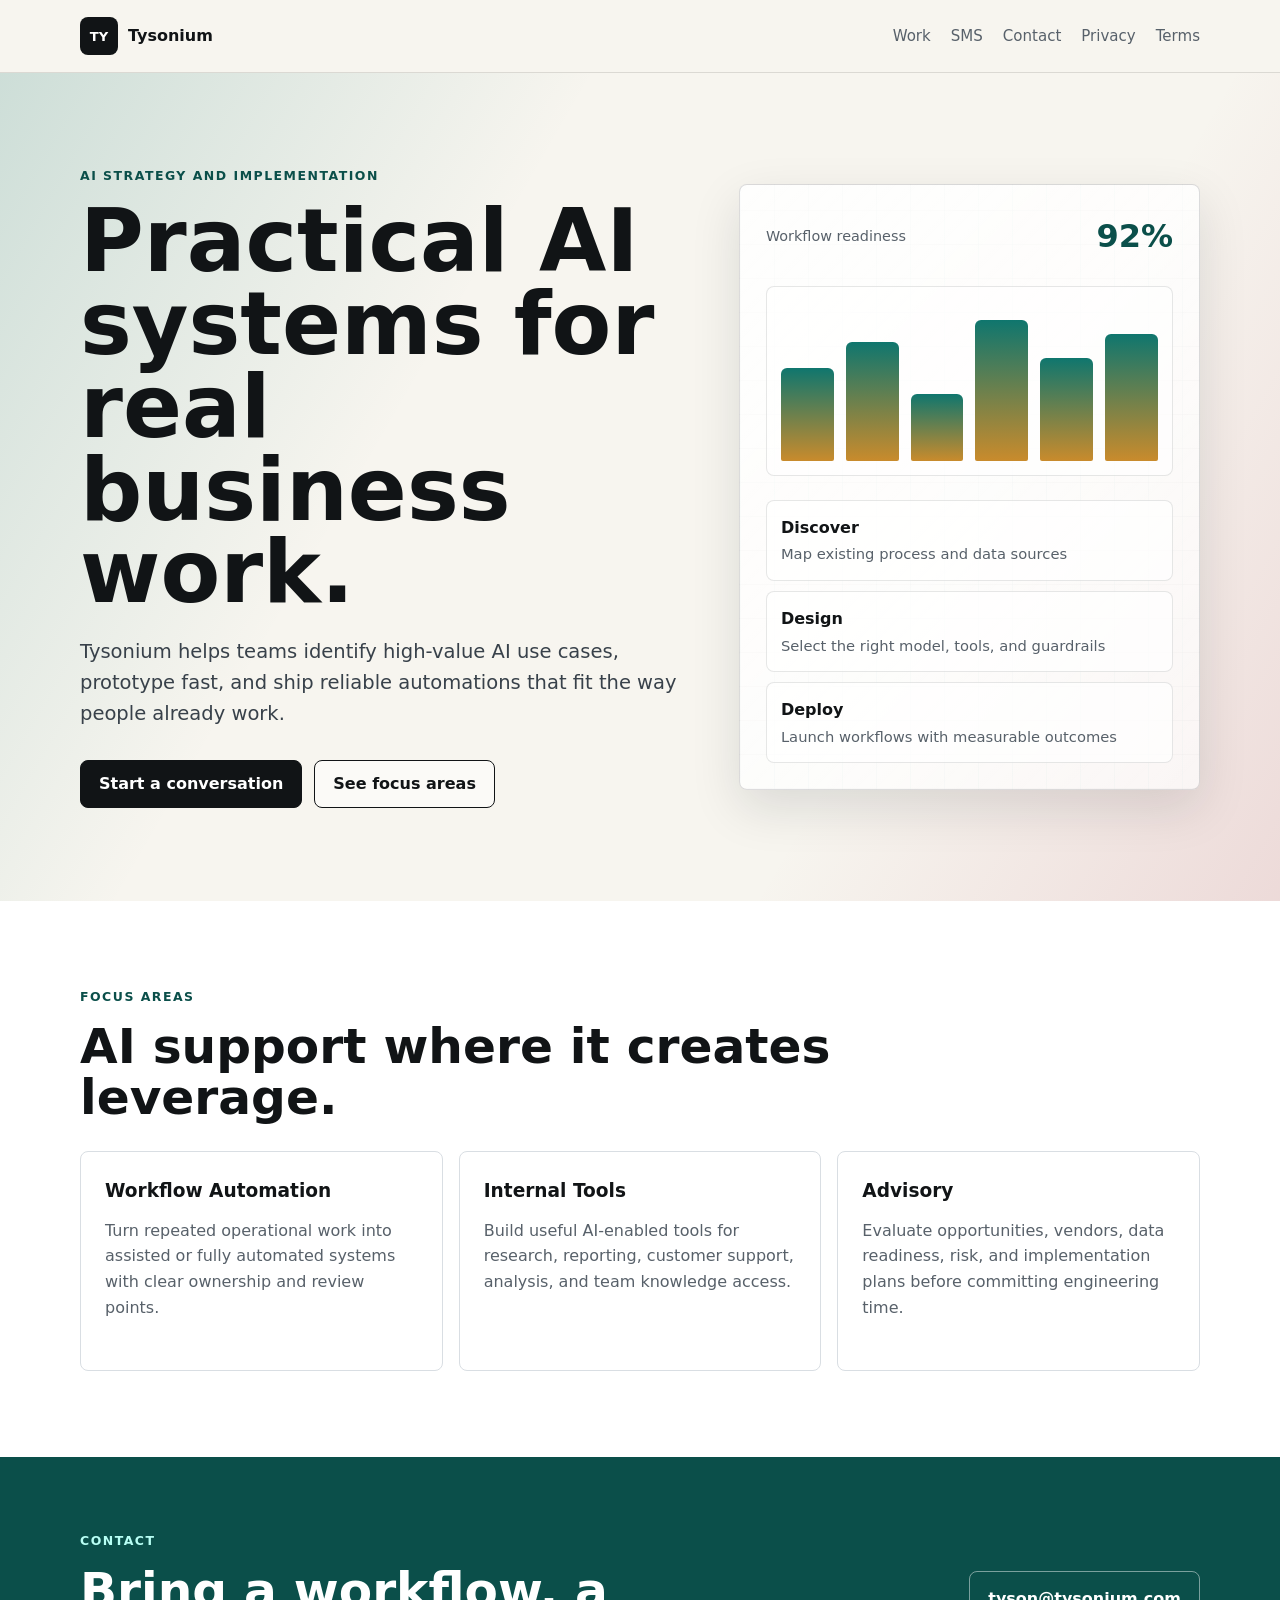
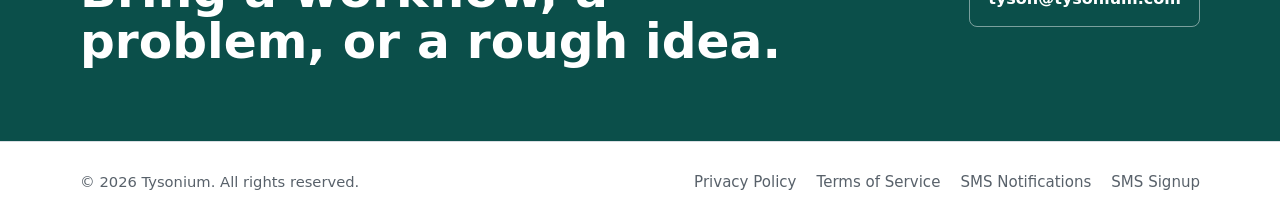
<file: index.html>
<!DOCTYPE html>
<html lang="en">
<head>
    <meta charset="UTF-8">
    <meta name="viewport" content="width=device-width, initial-scale=1.0">
    <meta name="description" content="Tysonium helps teams use artificial intelligence with practical strategy, automation, and implementation support.">
    <title>Tysonium</title>
    <link rel="stylesheet" href="styles.css">
</head>
<body>
    <header class="site-header">
        <div class="container header-inner">
            <a class="brand" href="index.html" aria-label="Tysonium home">
                <span class="brand-mark" aria-hidden="true">TY</span>
                <span>Tysonium</span>
            </a>
            <nav class="site-nav" aria-label="Primary navigation">
                <a href="#work">Work</a>
                <a href="sms.html">SMS</a>
                <a href="#contact">Contact</a>
                <a href="privacy.html">Privacy</a>
                <a href="terms.html">Terms</a>
            </nav>
        </div>
    </header>

    <main>
        <section class="hero">
            <div class="container hero-grid">
                <div class="hero-copy">
                    <p class="eyebrow">AI strategy and implementation</p>
                    <h1>Practical AI systems for real business work.</h1>
                    <p class="hero-lede">Tysonium helps teams identify high-value AI use cases, prototype fast, and ship reliable automations that fit the way people already work.</p>
                    <div class="hero-actions">
                        <a class="button primary" href="mailto:tyson@tysonium.com">Start a conversation</a>
                        <a class="button secondary" href="#work">See focus areas</a>
                    </div>
                </div>
                <div class="signal-panel" aria-label="AI workflow visualization">
                    <div class="signal-topline">
                        <span>Workflow readiness</span>
                        <strong>92%</strong>
                    </div>
                    <div class="signal-bars" aria-hidden="true">
                        <span style="--height: 58%"></span>
                        <span style="--height: 74%"></span>
                        <span style="--height: 42%"></span>
                        <span style="--height: 88%"></span>
                        <span style="--height: 64%"></span>
                        <span style="--height: 79%"></span>
                    </div>
                    <div class="signal-list">
                        <p><strong>Discover</strong><span>Map existing process and data sources</span></p>
                        <p><strong>Design</strong><span>Select the right model, tools, and guardrails</span></p>
                        <p><strong>Deploy</strong><span>Launch workflows with measurable outcomes</span></p>
                    </div>
                </div>
            </div>
        </section>

        <section id="work" class="section">
            <div class="container">
                <div class="section-heading">
                    <p class="eyebrow">Focus areas</p>
                    <h2>AI support where it creates leverage.</h2>
                </div>
                <div class="feature-grid">
                    <article class="feature-card">
                        <h3>Workflow Automation</h3>
                        <p>Turn repeated operational work into assisted or fully automated systems with clear ownership and review points.</p>
                    </article>
                    <article class="feature-card">
                        <h3>Internal Tools</h3>
                        <p>Build useful AI-enabled tools for research, reporting, customer support, analysis, and team knowledge access.</p>
                    </article>
                    <article class="feature-card">
                        <h3>Advisory</h3>
                        <p>Evaluate opportunities, vendors, data readiness, risk, and implementation plans before committing engineering time.</p>
                    </article>
                </div>
            </div>
        </section>

        <section id="contact" class="contact-band">
            <div class="container contact-grid">
                <div>
                    <p class="eyebrow">Contact</p>
                    <h2>Bring a workflow, a problem, or a rough idea.</h2>
                </div>
                <a class="contact-link" href="mailto:tyson@tysonium.com">tyson@tysonium.com</a>
            </div>
        </section>
    </main>

    <footer class="site-footer">
        <div class="container footer-inner">
            <p>&copy; 2026 Tysonium. All rights reserved.</p>
            <nav aria-label="Footer navigation">
                <a href="privacy.html">Privacy Policy</a>
                <a href="terms.html">Terms of Service</a>
                <a href="sms.html">SMS Notifications</a>
                <a href="sms-signup.html">SMS Signup</a>
            </nav>
        </div>
    </footer>
</body>
</html>
</file>
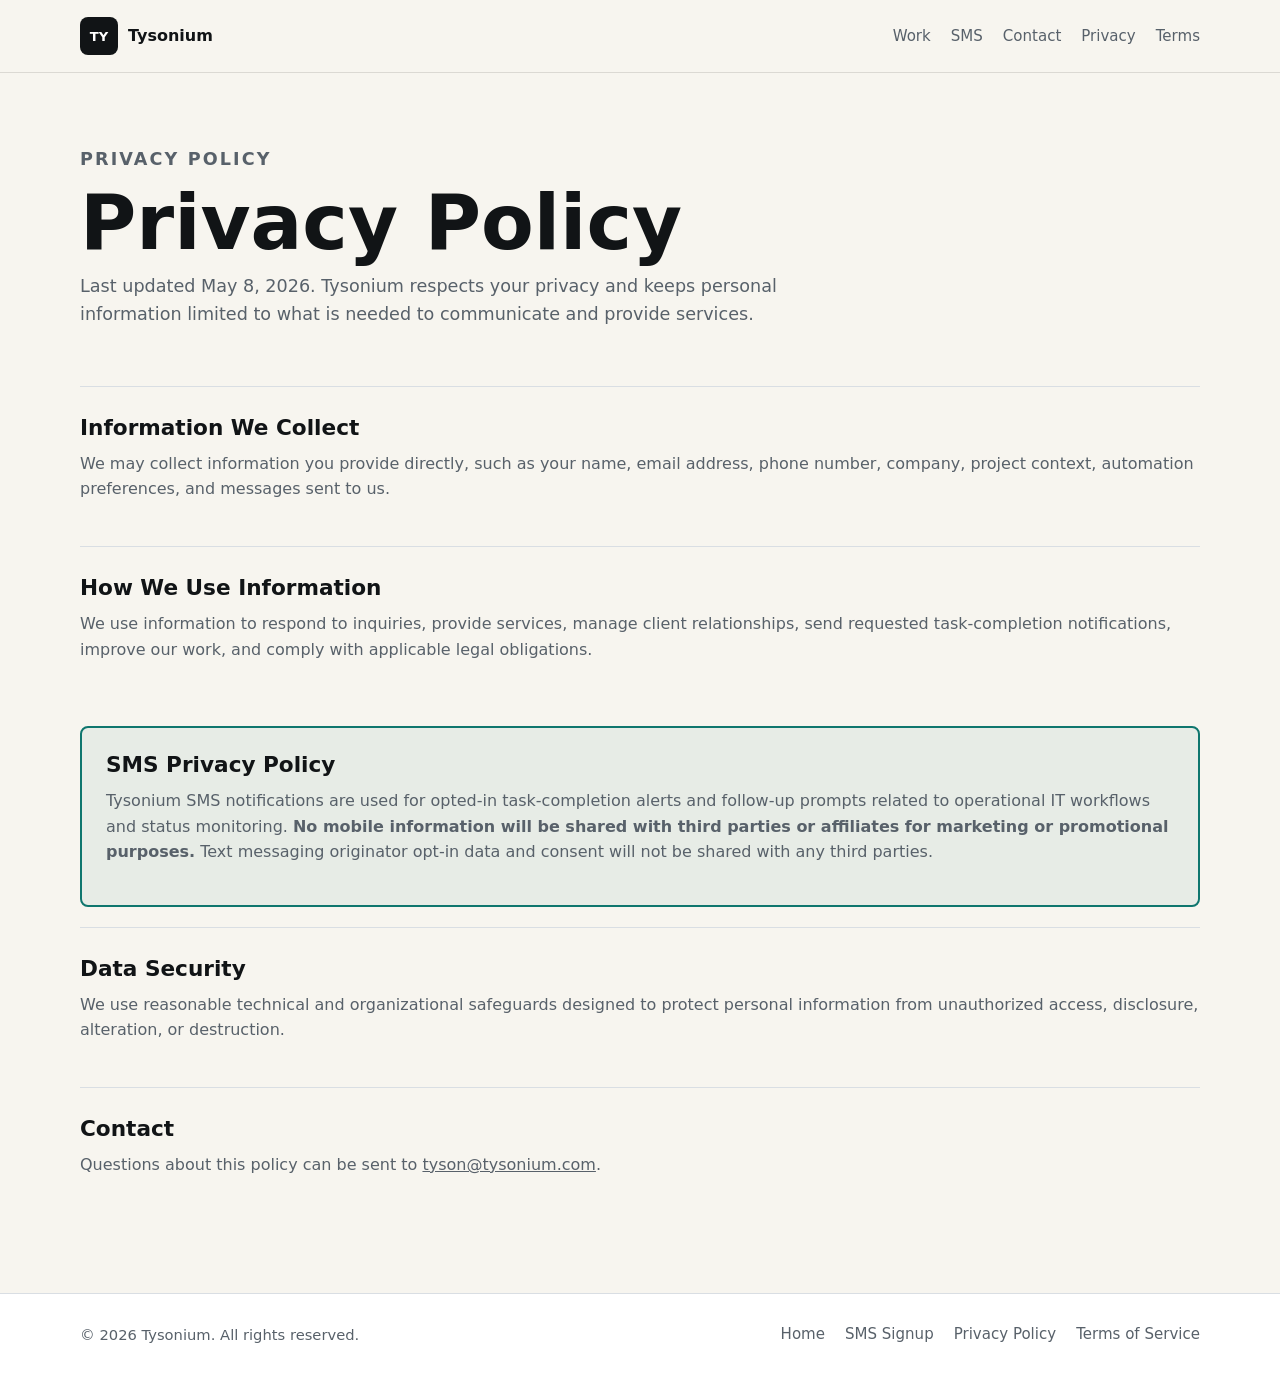
<file: privacy.html>
<!DOCTYPE html>
<html lang="en">
<head>
    <meta charset="UTF-8">
    <meta name="viewport" content="width=device-width, initial-scale=1.0">
    <meta name="description" content="Tysonium privacy policy.">
    <title>Privacy Policy | Tysonium</title>
    <link rel="stylesheet" href="styles.css">
</head>
<body>
    <header class="site-header">
        <div class="container header-inner">
            <a class="brand" href="index.html" aria-label="Tysonium home">
                <span class="brand-mark" aria-hidden="true">TY</span>
                <span>Tysonium</span>
            </a>
            <nav class="site-nav" aria-label="Primary navigation">
                <a href="index.html#work">Work</a>
                <a href="sms.html">SMS</a>
                <a href="index.html#contact">Contact</a>
                <a href="privacy.html">Privacy</a>
                <a href="terms.html">Terms</a>
            </nav>
        </div>
    </header>

    <main class="legal-main">
        <section class="page-hero">
            <div class="container">
                <p class="eyebrow">Privacy Policy</p>
                <h1>Privacy Policy</h1>
                <p>Last updated May 8, 2026. Tysonium respects your privacy and keeps personal information limited to what is needed to communicate and provide services.</p>
            </div>
        </section>

        <div class="container">
            <section class="legal-section">
                <h2>Information We Collect</h2>
                <p>We may collect information you provide directly, such as your name, email address, phone number, company, project context, automation preferences, and messages sent to us.</p>
            </section>

            <section class="legal-section">
                <h2>How We Use Information</h2>
                <p>We use information to respond to inquiries, provide services, manage client relationships, send requested task-completion notifications, improve our work, and comply with applicable legal obligations.</p>
            </section>

            <section class="legal-section highlight">
                <h2>SMS Privacy Policy</h2>
                <p>Tysonium SMS notifications are used for opted-in task-completion alerts and follow-up prompts related to operational IT workflows and status monitoring. <strong>No mobile information will be shared with third parties or affiliates for marketing or promotional purposes.</strong> Text messaging originator opt-in data and consent will not be shared with any third parties.</p>
            </section>

            <section class="legal-section">
                <h2>Data Security</h2>
                <p>We use reasonable technical and organizational safeguards designed to protect personal information from unauthorized access, disclosure, alteration, or destruction.</p>
            </section>

            <section class="legal-section">
                <h2>Contact</h2>
                <p>Questions about this policy can be sent to <a href="mailto:tyson@tysonium.com">tyson@tysonium.com</a>.</p>
            </section>
        </div>
    </main>

    <footer class="site-footer">
        <div class="container footer-inner">
            <p>&copy; 2026 Tysonium. All rights reserved.</p>
            <nav aria-label="Footer navigation">
                <a href="index.html">Home</a>
                <a href="sms-signup.html">SMS Signup</a>
                <a href="privacy.html">Privacy Policy</a>
                <a href="terms.html">Terms of Service</a>
            </nav>
        </div>
    </footer>
</body>
</html>
</file>
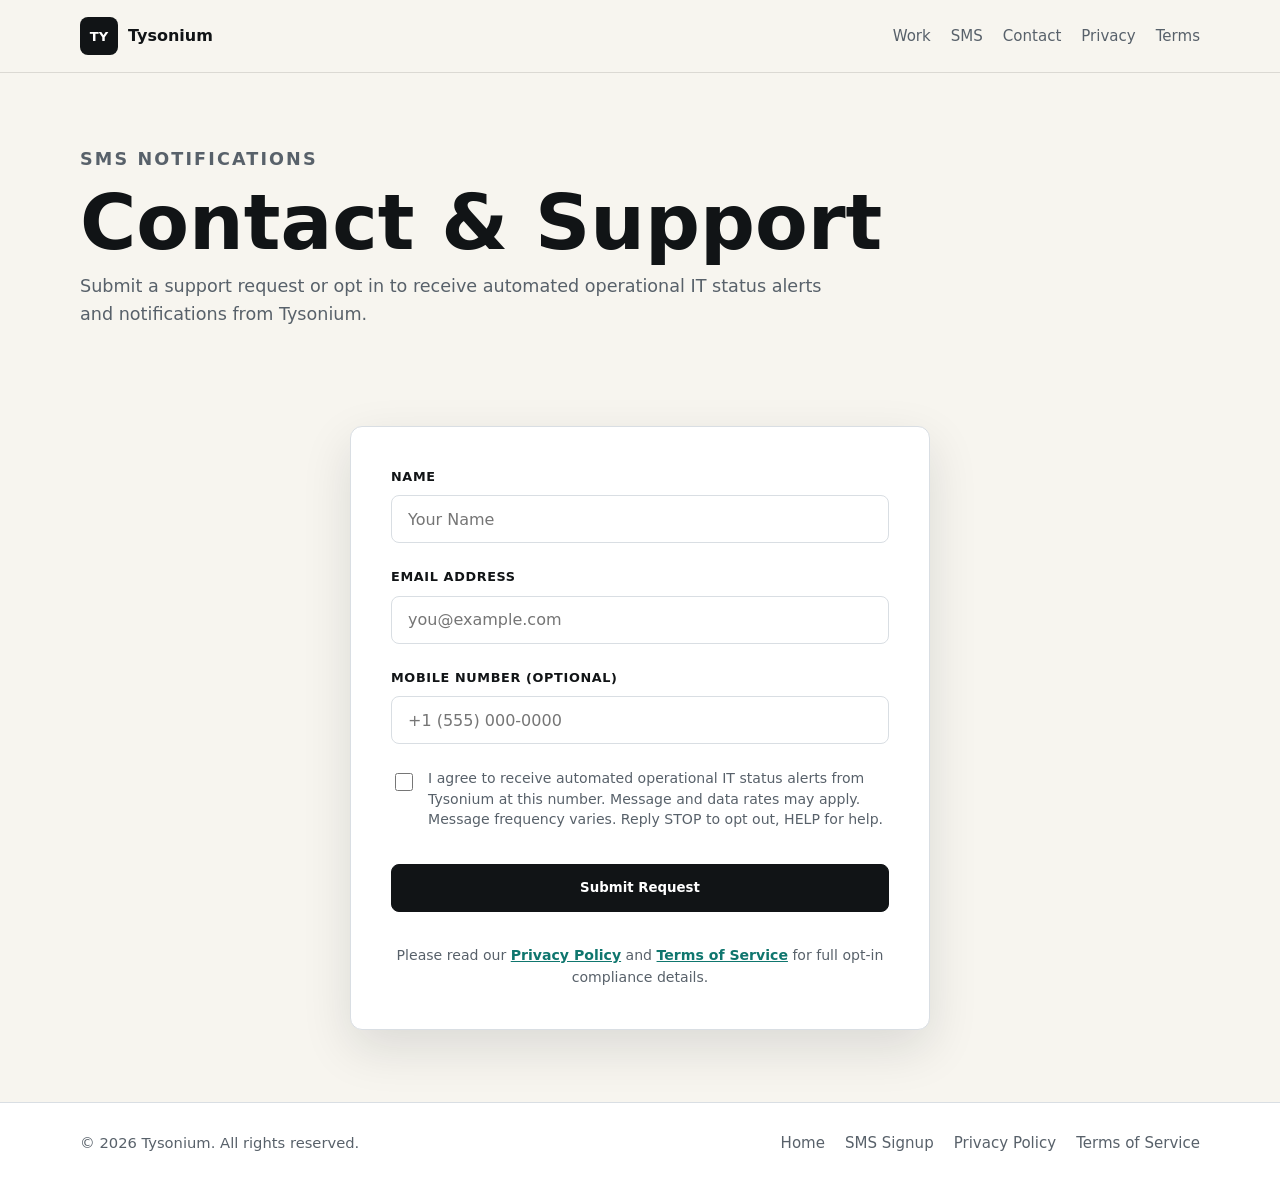
<file: sms-signup.html>
<!DOCTYPE html>
<html lang="en">
<head>
    <meta charset="UTF-8">
    <meta name="viewport" content="width=device-width, initial-scale=1.0">
    <meta name="description" content="Enroll to receive automated operational IT status alerts and notifications from Tysonium.">
    <title>SMS Signup | Tysonium</title>
    <link rel="stylesheet" href="styles.css">
</head>
<body>
    <header class="site-header">
        <div class="container header-inner">
            <a class="brand" href="index.html" aria-label="Tysonium home">
                <span class="brand-mark" aria-hidden="true">TY</span>
                <span>Tysonium</span>
            </a>
            <nav class="site-nav" aria-label="Primary navigation">
                <a href="index.html#work">Work</a>
                <a href="sms.html">SMS</a>
                <a href="index.html#contact">Contact</a>
                <a href="privacy.html">Privacy</a>
                <a href="terms.html">Terms</a>
            </nav>
        </div>
    </header>

    <main class="legal-main">
        <section class="page-hero">
            <div class="container">
                <p class="eyebrow">SMS Notifications</p>
                <h1>Contact & Support</h1>
                <p>Submit a support request or opt in to receive automated operational IT status alerts and notifications from Tysonium.</p>
            </div>
        </section>

        <div class="container">
            <div class="signup-card">
                <form id="sms-signup-form" class="signup-form" onsubmit="event.preventDefault(); const consent = document.getElementById('consent').checked; document.getElementById('form-status').innerText = consent ? 'Subscription successful! You have opted in to receive SMS alerts.' : 'Thank you! Your message has been received.'; document.getElementById('form-status').style.display='block'; this.reset();">
                    <div class="form-group">
                        <label for="name" class="form-label">Name</label>
                        <input type="text" id="name" name="name" class="form-input" placeholder="Your Name">
                    </div>
                    
                    <div class="form-group">
                        <label for="email" class="form-label">Email Address</label>
                        <input type="email" id="email" name="email" class="form-input" placeholder="you@example.com" required>
                    </div>

                    <div class="form-group">
                        <label for="mobile" class="form-label">Mobile Number (Optional)</label>
                        <input type="tel" id="mobile" name="mobile" class="form-input" placeholder="+1 (555) 000-0000" pattern="^\+?[1-9]\d{1,14}$" title="Please enter a valid mobile number with country code, e.g. +15550000000">
                    </div>

                    <div class="checkbox-group">
                        <input type="checkbox" id="consent" name="consent" class="checkbox-input">
                        <label for="consent" class="checkbox-label">
                            I agree to receive automated operational IT status alerts from Tysonium at this number. Message and data rates may apply. Message frequency varies. Reply STOP to opt out, HELP for help.
                        </label>
                    </div>

                    <div class="form-actions">
                        <button type="submit" class="button primary">Submit Request</button>
                    </div>

                    <div id="form-status" style="display: none; padding: 14px; border-radius: 8px; background: rgba(15, 118, 110, 0.1); color: var(--accent-dark); font-weight: 600; text-align: center;">
                    </div>

                    <div class="form-links">
                        Please read our <a href="privacy.html" target="_blank">Privacy Policy</a> and <a href="terms.html" target="_blank">Terms of Service</a> for full opt-in compliance details.
                    </div>
                </form>
            </div>
        </div>
    </main>

    <footer class="site-footer">
        <div class="container footer-inner">
            <p>&copy; 2026 Tysonium. All rights reserved.</p>
            <nav aria-label="Footer navigation">
                <a href="index.html">Home</a>
                <a href="sms-signup.html">SMS Signup</a>
                <a href="privacy.html">Privacy Policy</a>
                <a href="terms.html">Terms of Service</a>
            </nav>
        </div>
    </footer>
</body>
</html>
</file>
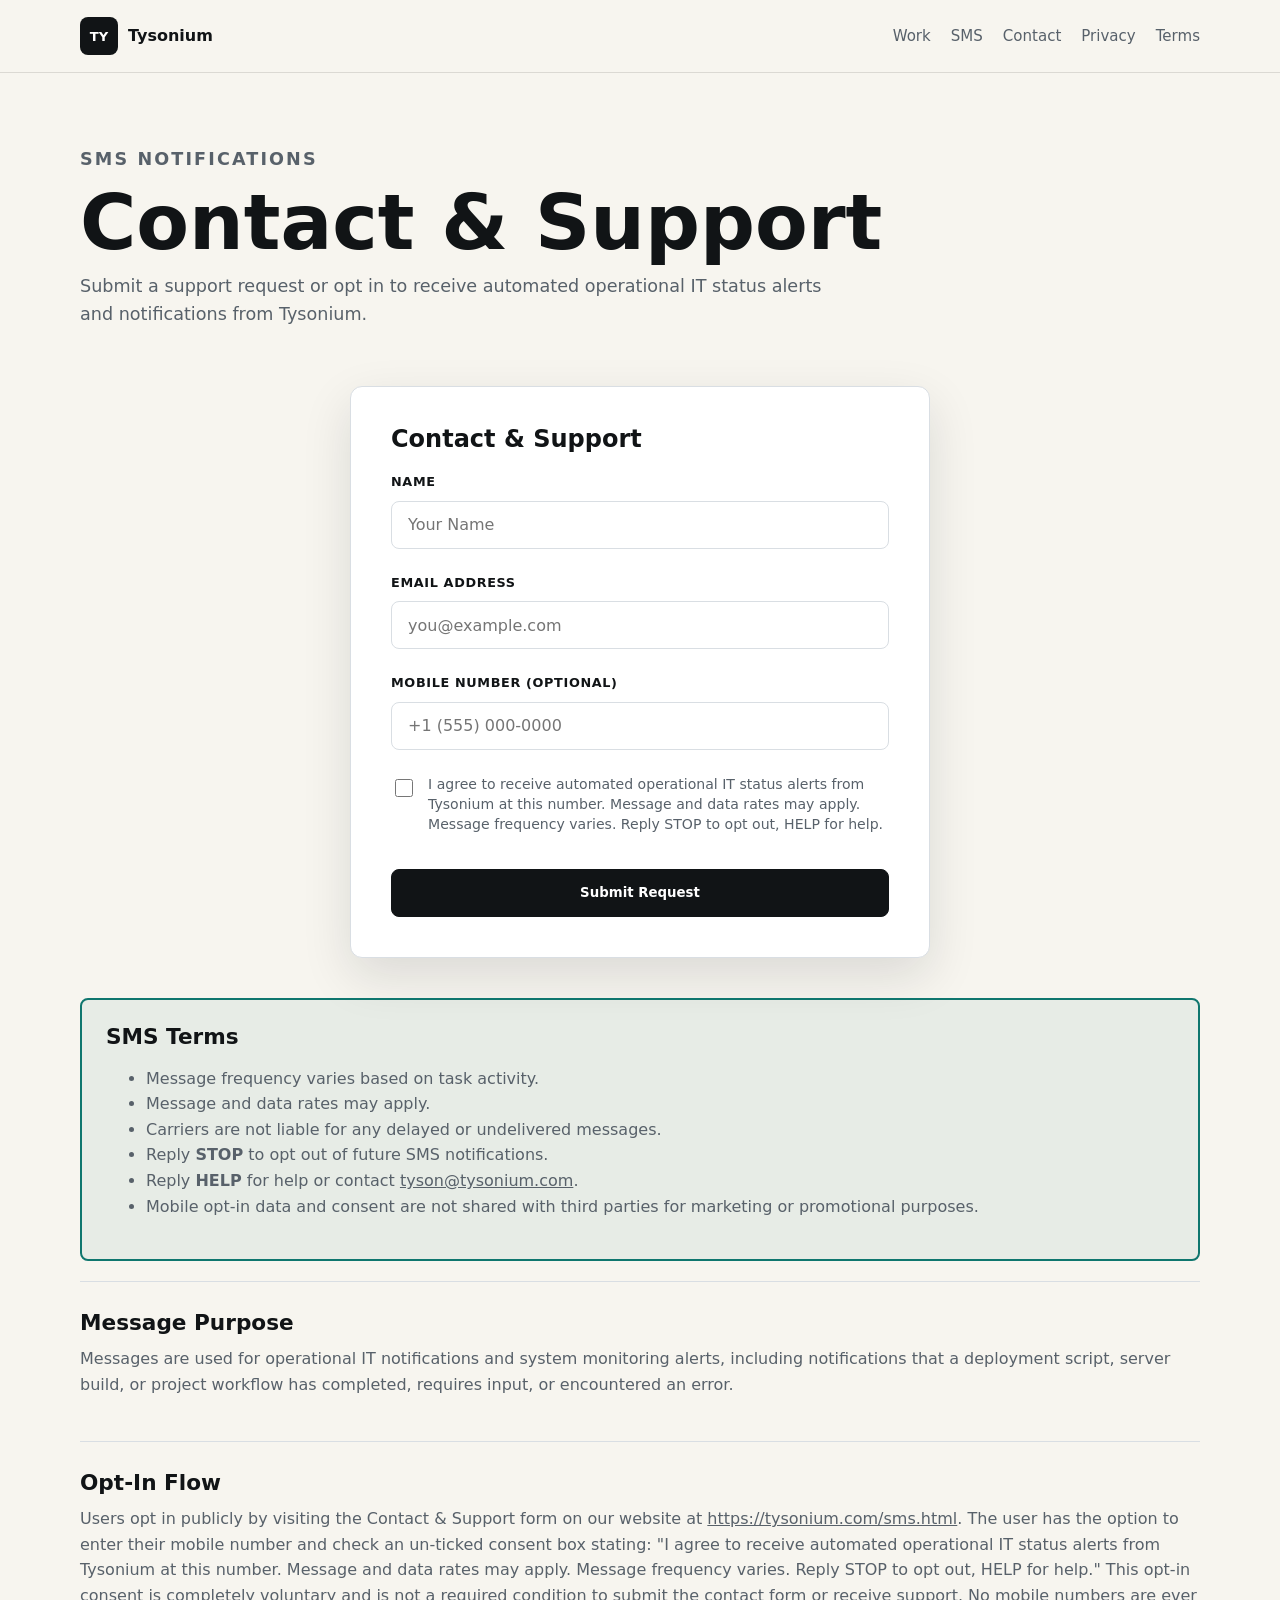
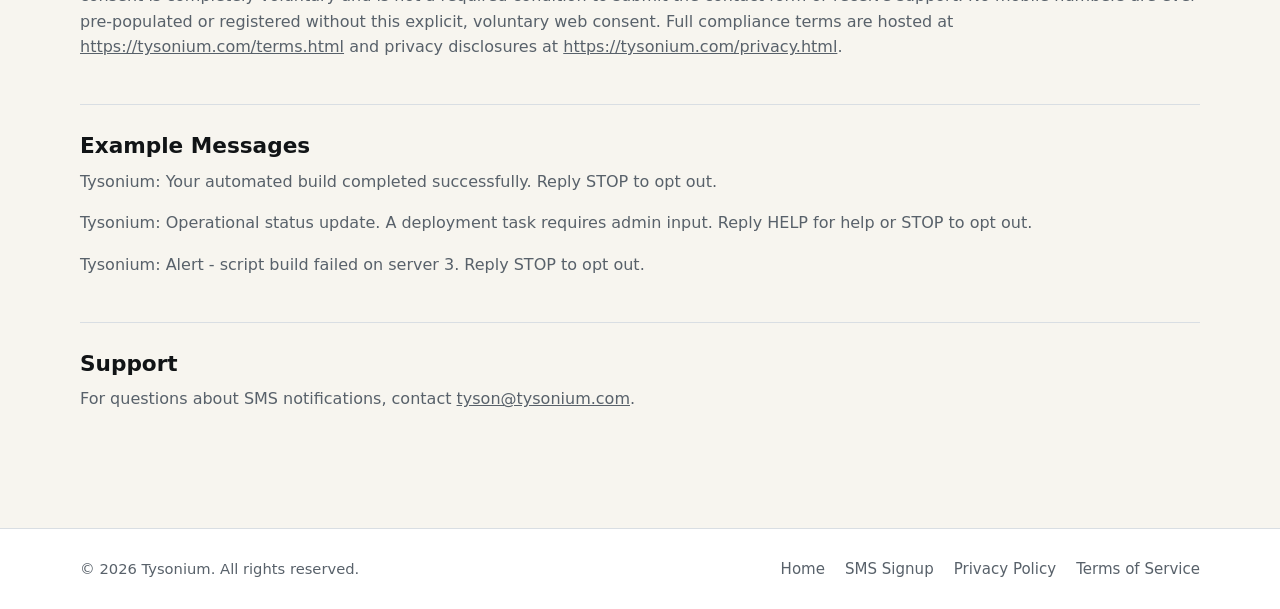
<file: sms.html>
<!DOCTYPE html>
<html lang="en">
<head>
    <meta charset="UTF-8">
    <meta name="viewport" content="width=device-width, initial-scale=1.0">
    <meta name="description" content="Tysonium SMS notification terms and opt-in details for personal automation alerts.">
    <title>SMS Notifications | Tysonium</title>
    <link rel="stylesheet" href="styles.css">
</head>
<body>
    <header class="site-header">
        <div class="container header-inner">
            <a class="brand" href="index.html" aria-label="Tysonium home">
                <span class="brand-mark" aria-hidden="true">TY</span>
                <span>Tysonium</span>
            </a>
            <nav class="site-nav" aria-label="Primary navigation">
                <a href="index.html#work">Work</a>
                <a href="sms.html">SMS</a>
                <a href="index.html#contact">Contact</a>
                <a href="privacy.html">Privacy</a>
                <a href="terms.html">Terms</a>
            </nav>
        </div>
    </header>

    <main class="legal-main">
        <section class="page-hero">
            <div class="container">
                <p class="eyebrow">SMS Notifications</p>
                <h1>Contact & Support</h1>
                <p>Submit a support request or opt in to receive automated operational IT status alerts and notifications from Tysonium.</p>
            </div>
        </section>

        <div class="container">
            <!-- Contact & SMS Support Form -->
            <div class="signup-card" style="margin-top: 0; margin-bottom: 40px;">
                <h2 style="font-size: 1.5rem; margin-bottom: 20px;">Contact & Support</h2>
                <form id="sms-signup-form" class="signup-form" onsubmit="event.preventDefault(); const consent = document.getElementById('consent').checked; document.getElementById('form-status').innerText = consent ? 'Subscription successful! You have opted in to receive SMS alerts.' : 'Thank you! Your message has been received.'; document.getElementById('form-status').style.display='block'; this.reset();">
                    <div class="form-group">
                        <label for="name" class="form-label">Name</label>
                        <input type="text" id="name" name="name" class="form-input" placeholder="Your Name">
                    </div>
                    
                    <div class="form-group">
                        <label for="email" class="form-label">Email Address</label>
                        <input type="email" id="email" name="email" class="form-input" placeholder="you@example.com" required>
                    </div>

                    <div class="form-group">
                        <label for="mobile" class="form-label">Mobile Number (Optional)</label>
                        <input type="tel" id="mobile" name="mobile" class="form-input" placeholder="+1 (555) 000-0000" pattern="^\+?[1-9]\d{1,14}$" title="Please enter a valid mobile number with country code, e.g. +15550000000">
                    </div>

                    <div class="checkbox-group">
                        <input type="checkbox" id="consent" name="consent" class="checkbox-input">
                        <label for="consent" class="checkbox-label">
                            I agree to receive automated operational IT status alerts from Tysonium at this number. Message and data rates may apply. Message frequency varies. Reply STOP to opt out, HELP for help.
                        </label>
                    </div>

                    <div class="form-actions">
                        <button type="submit" class="button primary">Submit Request</button>
                    </div>

                    <div id="form-status" style="display: none; padding: 14px; border-radius: 8px; background: rgba(15, 118, 110, 0.1); color: var(--accent-dark); font-weight: 600; text-align: center;">
                    </div>
                </form>
            </div>

            <section class="legal-section highlight">
                <h2>SMS Terms</h2>
                <ul>
                    <li>Message frequency varies based on task activity.</li>
                    <li>Message and data rates may apply.</li>
                    <li>Carriers are not liable for any delayed or undelivered messages.</li>
                    <li>Reply <strong>STOP</strong> to opt out of future SMS notifications.</li>
                    <li>Reply <strong>HELP</strong> for help or contact <a href="mailto:tyson@tysonium.com">tyson@tysonium.com</a>.</li>
                    <li>Mobile opt-in data and consent are not shared with third parties for marketing or promotional purposes.</li>
                </ul>
            </section>

            <section class="legal-section">
                <h2>Message Purpose</h2>
                <p>Messages are used for operational IT notifications and system monitoring alerts, including notifications that a deployment script, server build, or project workflow has completed, requires input, or encountered an error.</p>
            </section>

            <section class="legal-section">
                <h2>Opt-In Flow</h2>
                <p>Users opt in publicly by visiting the Contact & Support form on our website at <a href="sms.html">https://tysonium.com/sms.html</a>. The user has the option to enter their mobile number and check an un-ticked consent box stating: "I agree to receive automated operational IT status alerts from Tysonium at this number. Message and data rates may apply. Message frequency varies. Reply STOP to opt out, HELP for help." This opt-in consent is completely voluntary and is not a required condition to submit the contact form or receive support. No mobile numbers are ever pre-populated or registered without this explicit, voluntary web consent. Full compliance terms are hosted at <a href="terms.html">https://tysonium.com/terms.html</a> and privacy disclosures at <a href="privacy.html">https://tysonium.com/privacy.html</a>.</p>
            </section>

            <section class="legal-section">
                <h2>Example Messages</h2>
                <p>Tysonium: Your automated build completed successfully. Reply STOP to opt out.</p>
                <p>Tysonium: Operational status update. A deployment task requires admin input. Reply HELP for help or STOP to opt out.</p>
                <p>Tysonium: Alert - script build failed on server 3. Reply STOP to opt out.</p>
            </section>

            <section class="legal-section">
                <h2>Support</h2>
                <p>For questions about SMS notifications, contact <a href="mailto:tyson@tysonium.com">tyson@tysonium.com</a>.</p>
            </section>
        </div>
    </main>

    <footer class="site-footer">
        <div class="container footer-inner">
            <p>&copy; 2026 Tysonium. All rights reserved.</p>
            <nav aria-label="Footer navigation">
                <a href="index.html">Home</a>
                <a href="sms-signup.html">SMS Signup</a>
                <a href="privacy.html">Privacy Policy</a>
                <a href="terms.html">Terms of Service</a>
            </nav>
        </div>
    </footer>
</body>
</html>
</file>
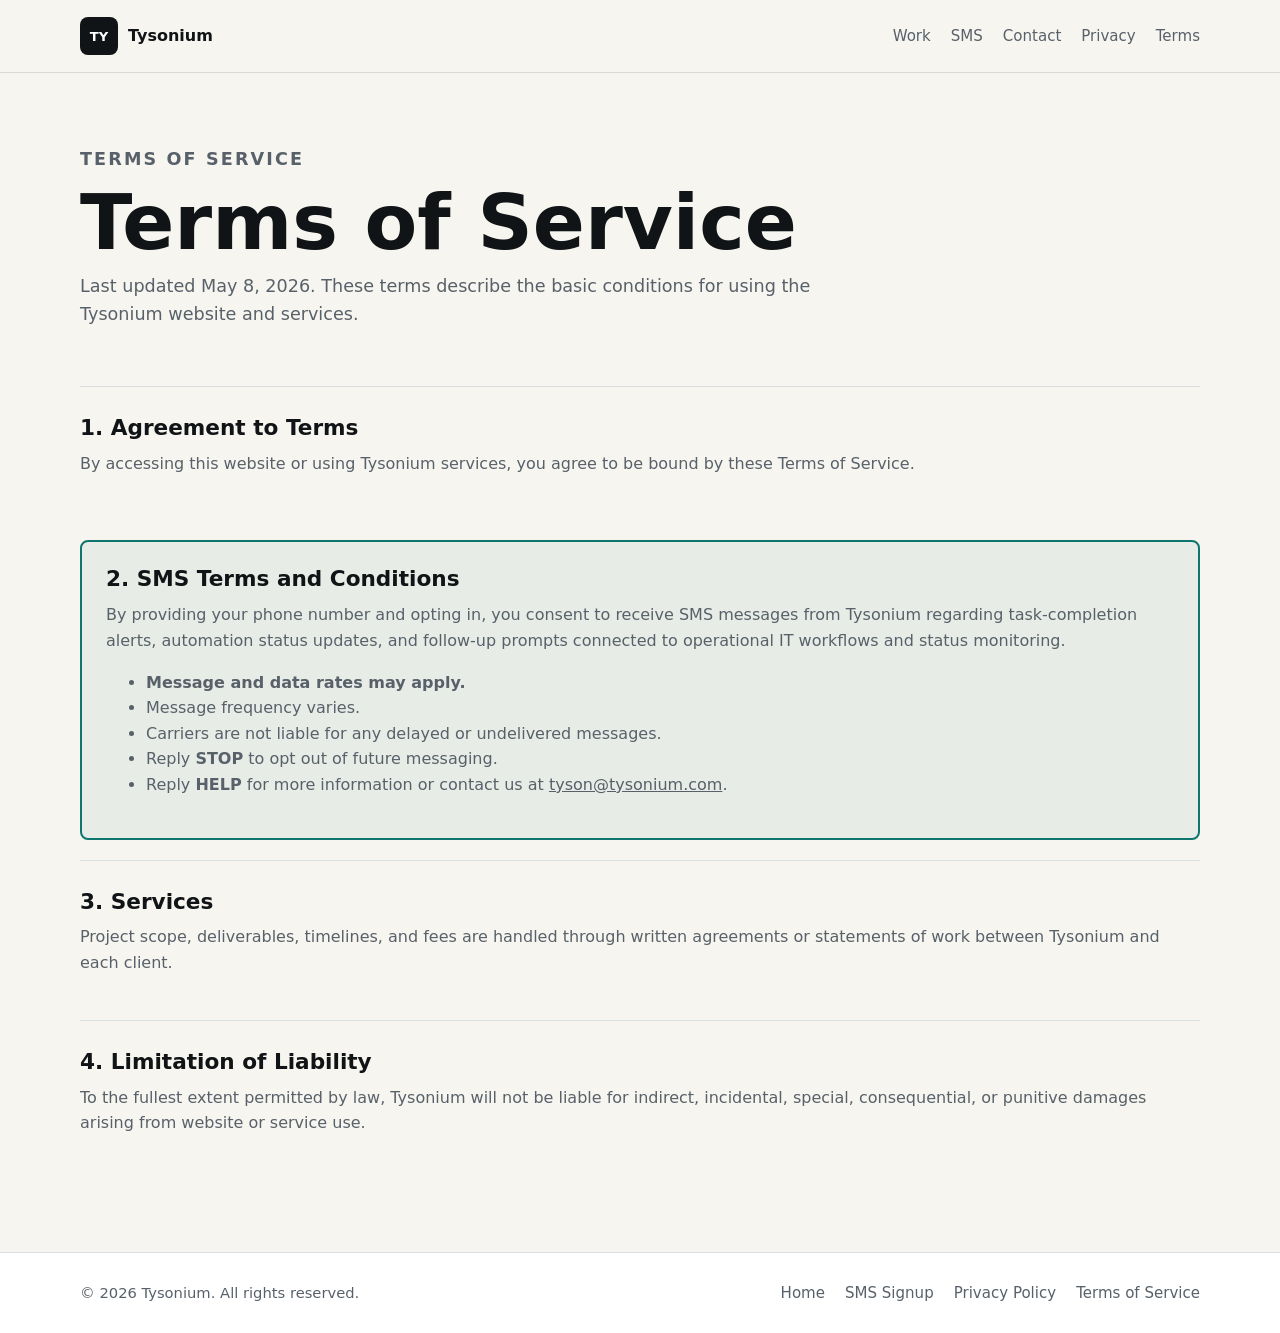
<file: terms.html>
<!DOCTYPE html>
<html lang="en">
<head>
    <meta charset="UTF-8">
    <meta name="viewport" content="width=device-width, initial-scale=1.0">
    <meta name="description" content="Tysonium terms of service.">
    <title>Terms of Service | Tysonium</title>
    <link rel="stylesheet" href="styles.css">
</head>
<body>
    <header class="site-header">
        <div class="container header-inner">
            <a class="brand" href="index.html" aria-label="Tysonium home">
                <span class="brand-mark" aria-hidden="true">TY</span>
                <span>Tysonium</span>
            </a>
            <nav class="site-nav" aria-label="Primary navigation">
                <a href="index.html#work">Work</a>
                <a href="sms.html">SMS</a>
                <a href="index.html#contact">Contact</a>
                <a href="privacy.html">Privacy</a>
                <a href="terms.html">Terms</a>
            </nav>
        </div>
    </header>

    <main class="legal-main">
        <section class="page-hero">
            <div class="container">
                <p class="eyebrow">Terms of Service</p>
                <h1>Terms of Service</h1>
                <p>Last updated May 8, 2026. These terms describe the basic conditions for using the Tysonium website and services.</p>
            </div>
        </section>

        <div class="container">
            <section class="legal-section">
                <h2>1. Agreement to Terms</h2>
                <p>By accessing this website or using Tysonium services, you agree to be bound by these Terms of Service.</p>
            </section>

            <section class="legal-section highlight">
                <h2>2. SMS Terms and Conditions</h2>
                <p>By providing your phone number and opting in, you consent to receive SMS messages from Tysonium regarding task-completion alerts, automation status updates, and follow-up prompts connected to operational IT workflows and status monitoring.</p>
                <ul>
                    <li><strong>Message and data rates may apply.</strong></li>
                    <li>Message frequency varies.</li>
                    <li>Carriers are not liable for any delayed or undelivered messages.</li>
                    <li>Reply <strong>STOP</strong> to opt out of future messaging.</li>
                    <li>Reply <strong>HELP</strong> for more information or contact us at <a href="mailto:tyson@tysonium.com">tyson@tysonium.com</a>.</li>
                </ul>
            </section>

            <section class="legal-section">
                <h2>3. Services</h2>
                <p>Project scope, deliverables, timelines, and fees are handled through written agreements or statements of work between Tysonium and each client.</p>
            </section>

            <section class="legal-section">
                <h2>4. Limitation of Liability</h2>
                <p>To the fullest extent permitted by law, Tysonium will not be liable for indirect, incidental, special, consequential, or punitive damages arising from website or service use.</p>
            </section>
        </div>
    </main>

    <footer class="site-footer">
        <div class="container footer-inner">
            <p>&copy; 2026 Tysonium. All rights reserved.</p>
            <nav aria-label="Footer navigation">
                <a href="index.html">Home</a>
                <a href="sms-signup.html">SMS Signup</a>
                <a href="privacy.html">Privacy Policy</a>
                <a href="terms.html">Terms of Service</a>
            </nav>
        </div>
    </footer>
</body>
</html>
</file>
<file: styles.css>
:root {
    --ink: #111416;
    --muted: #58616a;
    --line: #d9dee3;
    --paper: #f7f5ef;
    --surface: #ffffff;
    --accent: #0f766e;
    --accent-dark: #0b4f4a;
    --gold: #c98b2c;
    --rose: #b84f65;
    --shadow: 0 18px 50px rgba(20, 28, 34, 0.12);
}

* {
    box-sizing: border-box;
}

html {
    scroll-behavior: smooth;
}

body {
    margin: 0;
    color: var(--ink);
    background: var(--paper);
    font-family: Inter, ui-sans-serif, system-ui, -apple-system, BlinkMacSystemFont, "Segoe UI", sans-serif;
    line-height: 1.6;
}

a {
    color: inherit;
}

.container {
    width: min(1120px, calc(100% - 32px));
    margin: 0 auto;
}

.site-header {
    position: sticky;
    top: 0;
    z-index: 10;
    background: rgba(247, 245, 239, 0.92);
    border-bottom: 1px solid rgba(17, 20, 22, 0.12);
    backdrop-filter: blur(18px);
}

.header-inner,
.footer-inner,
.contact-grid {
    display: flex;
    align-items: center;
    justify-content: space-between;
    gap: 24px;
}

.header-inner {
    min-height: 72px;
}

.brand {
    display: inline-flex;
    align-items: center;
    gap: 10px;
    font-weight: 800;
    text-decoration: none;
    letter-spacing: 0;
}

.brand-mark {
    display: grid;
    width: 38px;
    height: 38px;
    place-items: center;
    color: #ffffff;
    background: var(--ink);
    border-radius: 8px;
    font-size: 0.82rem;
}

.site-nav,
.site-footer nav {
    display: flex;
    align-items: center;
    gap: 20px;
    font-size: 0.94rem;
}

.site-nav a,
.site-footer a {
    color: var(--muted);
    text-decoration: none;
}

.site-nav a:hover,
.site-footer a:hover {
    color: var(--ink);
}

.hero {
    min-height: calc(100vh - 72px);
    display: flex;
    align-items: center;
    padding: 70px 0;
    background:
        linear-gradient(120deg, rgba(15, 118, 110, 0.18), transparent 34%),
        linear-gradient(300deg, rgba(184, 79, 101, 0.16), transparent 30%),
        var(--paper);
}

.hero-grid {
    display: grid;
    grid-template-columns: minmax(0, 1.02fr) minmax(320px, 0.78fr);
    align-items: center;
    gap: 56px;
}

.eyebrow {
    margin: 0 0 14px;
    color: var(--accent-dark);
    font-size: 0.78rem;
    font-weight: 800;
    letter-spacing: 0.12em;
    text-transform: uppercase;
}

h1,
h2,
h3,
p {
    margin-top: 0;
}

h1 {
    max-width: 820px;
    margin-bottom: 22px;
    font-size: clamp(3.35rem, 6.8vw, 6.65rem);
    line-height: 0.95;
    letter-spacing: 0;
}

h2 {
    margin-bottom: 18px;
    font-size: clamp(2rem, 3.8vw, 3.5rem);
    line-height: 1.05;
    letter-spacing: 0;
}

h3 {
    margin-bottom: 12px;
    font-size: 1.16rem;
}

.hero-lede {
    max-width: 650px;
    margin-bottom: 30px;
    color: #38414a;
    font-size: 1.22rem;
}

.hero-actions {
    display: flex;
    flex-wrap: wrap;
    gap: 12px;
}

.button {
    display: inline-flex;
    min-height: 48px;
    align-items: center;
    justify-content: center;
    padding: 0 18px;
    border: 1px solid var(--ink);
    border-radius: 8px;
    font-weight: 800;
    text-decoration: none;
}

.button.primary {
    color: #ffffff;
    background: var(--ink);
}

.button.secondary {
    color: var(--ink);
    background: rgba(255, 255, 255, 0.45);
}

.signal-panel {
    position: relative;
    overflow: hidden;
    padding: 26px;
    border: 1px solid rgba(17, 20, 22, 0.14);
    border-radius: 8px;
    background:
        linear-gradient(135deg, rgba(255, 255, 255, 0.88), rgba(255, 255, 255, 0.68)),
        repeating-linear-gradient(90deg, rgba(15, 118, 110, 0.08) 0 1px, transparent 1px 34px),
        repeating-linear-gradient(0deg, rgba(17, 20, 22, 0.06) 0 1px, transparent 1px 34px);
    box-shadow: var(--shadow);
}

.signal-topline {
    display: flex;
    align-items: center;
    justify-content: space-between;
    margin-bottom: 24px;
    color: var(--muted);
    font-size: 0.9rem;
}

.signal-topline strong {
    color: var(--accent-dark);
    font-size: 2rem;
}

.signal-bars {
    display: grid;
    grid-template-columns: repeat(6, 1fr);
    align-items: end;
    height: 190px;
    gap: 12px;
    margin-bottom: 24px;
    padding: 14px;
    border: 1px solid rgba(17, 20, 22, 0.1);
    border-radius: 8px;
    background: rgba(255, 255, 255, 0.58);
}

.signal-bars span {
    height: var(--height);
    min-height: 36px;
    border-radius: 6px 6px 2px 2px;
    background: linear-gradient(180deg, var(--accent), var(--gold));
}

.signal-list {
    display: grid;
    gap: 10px;
}

.signal-list p {
    display: grid;
    gap: 2px;
    margin: 0;
    padding: 14px;
    border: 1px solid rgba(17, 20, 22, 0.1);
    border-radius: 8px;
    background: rgba(255, 255, 255, 0.7);
}

.signal-list span {
    color: var(--muted);
    font-size: 0.92rem;
}

.section {
    padding: 86px 0;
    background: var(--surface);
}

.section-heading {
    max-width: 760px;
    margin-bottom: 28px;
}

.feature-grid {
    display: grid;
    grid-template-columns: repeat(3, minmax(0, 1fr));
    gap: 16px;
}

.feature-card {
    min-height: 220px;
    padding: 24px;
    border: 1px solid var(--line);
    border-radius: 8px;
    background: #ffffff;
}

.feature-card p,
.legal-section p,
.legal-section li {
    color: var(--muted);
}

.contact-band {
    padding: 74px 0;
    color: #ffffff;
    background: var(--accent-dark);
}

.contact-band .eyebrow {
    color: #b8fff5;
}

.contact-band h2 {
    max-width: 720px;
    margin-bottom: 0;
}

.contact-link {
    flex: 0 0 auto;
    padding: 14px 18px;
    border: 1px solid rgba(255, 255, 255, 0.46);
    border-radius: 8px;
    color: #ffffff;
    font-weight: 800;
    text-decoration: none;
}

.site-footer {
    padding: 28px 0;
    color: var(--muted);
    background: #ffffff;
    border-top: 1px solid var(--line);
    font-size: 0.92rem;
}

.site-footer p {
    margin: 0;
}

.page-hero {
    padding: 72px 0 40px;
}

.page-hero h1 {
    margin-bottom: 12px;
    font-size: clamp(2.7rem, 6vw, 5.4rem);
}

.page-hero p {
    max-width: 760px;
    color: var(--muted);
    font-size: 1.1rem;
}

.legal-main {
    padding-bottom: 72px;
}

.legal-section {
    padding: 28px 0;
    border-top: 1px solid var(--line);
}

.legal-section.highlight {
    margin: 20px 0;
    padding: 24px;
    border: 2px solid var(--accent);
    border-radius: 8px;
    background: rgba(15, 118, 110, 0.07);
}

.legal-section h2 {
    margin-bottom: 10px;
    font-size: 1.35rem;
    line-height: 1.2;
}

@media (max-width: 820px) {
    .header-inner,
    .footer-inner,
    .contact-grid {
        align-items: flex-start;
        flex-direction: column;
    }

    .site-nav,
    .site-footer nav {
        flex-wrap: wrap;
        gap: 14px;
    }

    .hero {
        min-height: auto;
        padding: 48px 0;
    }

    .hero-grid,
    .feature-grid {
        grid-template-columns: 1fr;
    }

    h1 {
        font-size: clamp(3rem, 16vw, 4.65rem);
    }

    .signal-panel {
        padding: 18px;
    }
}

@media (max-width: 520px) {
    .container {
        width: min(100% - 24px, 1120px);
    }

    .site-nav {
        font-size: 0.88rem;
    }

    .hero-actions,
    .button,
    .contact-link {
        width: 100%;
    }

    .signal-bars {
        gap: 8px;
        height: 150px;
    }
}

/* Form and Signup Page Styles */
.signup-card {
    max-width: 580px;
    margin: 40px auto 0;
    padding: 40px;
    border: 1px solid var(--line);
    border-radius: 12px;
    background: var(--surface);
    box-shadow: var(--shadow);
}

.signup-form {
    display: grid;
    gap: 24px;
}

.form-group {
    display: grid;
    gap: 8px;
}

.form-label {
    font-size: 0.8rem;
    font-weight: 800;
    letter-spacing: 0.05em;
    text-transform: uppercase;
    color: var(--ink);
}

.form-input {
    width: 100%;
    height: 48px;
    padding: 0 16px;
    border: 1px solid var(--line);
    border-radius: 8px;
    background: #ffffff;
    font-family: inherit;
    font-size: 1rem;
    color: var(--ink);
    transition: border-color 0.2s, box-shadow 0.2s;
}

.form-input:focus {
    outline: none;
    border-color: var(--accent);
    box-shadow: 0 0 0 3px rgba(15, 118, 110, 0.15);
}

.checkbox-group {
    display: flex;
    align-items: flex-start;
    gap: 12px;
}

.checkbox-input {
    margin-top: 5px;
    flex: 0 0 auto;
    width: 18px;
    height: 18px;
    border: 1px solid var(--line);
    border-radius: 4px;
    accent-color: var(--accent);
    cursor: pointer;
}

.checkbox-label {
    font-size: 0.88rem;
    line-height: 1.45;
    color: var(--muted);
    user-select: none;
}

.form-links {
    margin-top: 8px;
    text-align: center;
    font-size: 0.88rem;
    color: var(--muted);
}

.form-links a {
    color: var(--accent);
    text-decoration: underline;
    font-weight: 600;
    transition: color 0.15s;
}

.form-links a:hover {
    color: var(--accent-dark);
}

.form-actions {
    margin-top: 10px;
}

.form-actions button {
    width: 100%;
    cursor: pointer;
    font-family: inherit;
    transition: background-color 0.2s, border-color 0.2s;
}

.form-actions button:hover {
    background: var(--accent-dark);
    border-color: var(--accent-dark);
}
</file>
